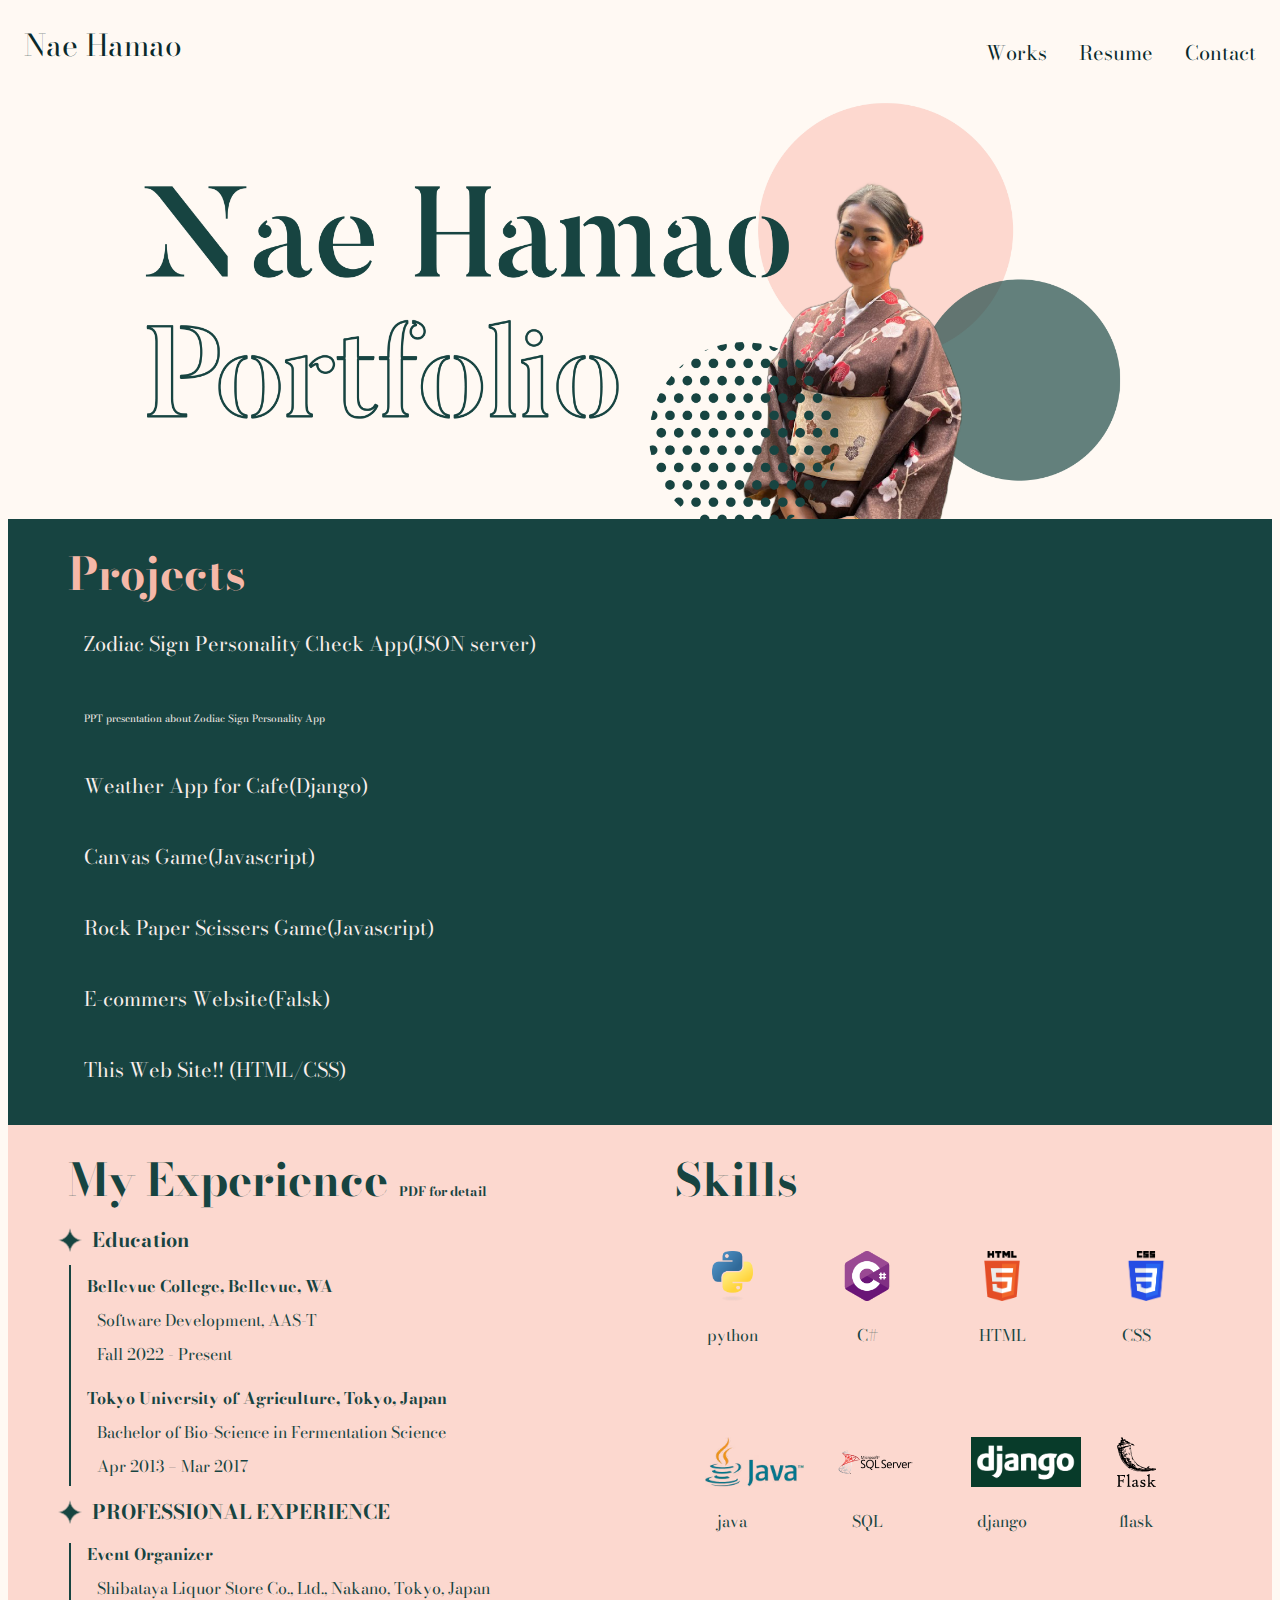
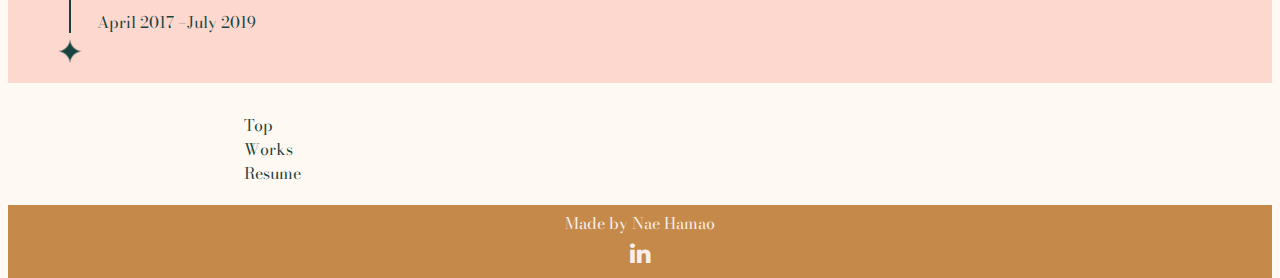
<file: index.html>
<!DOCTYPE html>
<html>
<head>
    <meta charset="UTF-8" />
    <link rel="stylesheet" type="text/css" href="style.css">

    <link rel="preconnect" href="https://fonts.googleapis.com">
    <link rel="preconnect" href="https://fonts.gstatic.com" crossorigin>
    <link href="https://fonts.googleapis.com/css2?family=Bodoni+Moda:ital,opsz,wght@0,6..96,500;0,6..96,700;0,6..96,800;0,6..96,900;1,6..96,900&display=swap" rel="stylesheet">
    <link rel="stylesheet" href="https://cdnjs.cloudflare.com/ajax/libs/font-awesome/4.7.0/css/font-awesome.min.css">
    
    <!-- <script src="main.js" type="text/javascript"></script> -->
    <title>Nae Hamao</title>
</head>
<body>
    <div class = "header">
        <div class = "navbar">
            <ul>
                <div id="name">
                    <li><a href="#">Nae Hamao</a></li>
                </div>
                <div id="items">
                    <li><a href="#work">Works</a></li>
                    <li><a href="#resume">Resume</a></li>
                    <li><a href="#footer">Contact</a></li>
                </div>
            </ul>
        </div>

        <div class = "top_picture">
            <img src= "images/main page.jpg" alt ="">
        </div>
    </div>
    
    <div id = "work">
        <h2>Projects</h2>
        <ul>
            <li><a href="https://github.com/hamawoo78/Zodiac-Sign-Personality-Checker" class = "popup">Zodiac Sign Personality Check App(JSON server)</a>
                <div class="popover-img">
                    <img src="images/Zodiac.PNG" alt="" style="width: 215px; height: auto;">
                </div>
            </li>
            <li><a href="HamaoN-Zodiac Sign Personality Check App.pptx" style="font-size: 10px;">PPT presentation about Zodiac Sign Personality App</a></li>
            <li><a href="https://www.youtube.com/watch?v=BHOTFd9d58s" class = "popup">Weather App for Cafe(Django)</a>
                <!-- <p>**Fixing</p> -->
                <div class="popover-img">
                    <!-- <img src= "images/Mario.png" alt =""> -->
                </div>
            </li>
            <li><a href="https://hamawoo78.github.io/GetTheStarwithMario_Canvas_Game/" class = "popup">Canvas Game(Javascript)</a>
                <div class="popover-img">
                    <img id = "canvas_game" src= "images/canvas_game.png" alt ="">
                </div>
            </li>
            <li><a href="https://hamawoo78.github.io/RockPaperScissorsGame/" class = "popup">Rock Paper Scissers Game(Javascript)</a>
                <div class="popover-img">
                    <a href="https://hamawoo78.github.io/RockPaperScissorsGame/"><img src= "images/RPS.png" alt =""></a>
                </div>
            </li>
            <li><a href="https://www.youtube.com/watch?v=cAsBxHKiW9k" class = "popup">E-commers Website(Falsk)</a>
                <div class="popover-img">
                    <img src= "images/EcommersWeb.PNG" alt ="">
                </div>
            </li>
            <li><a href="">This Web Site!! (HTML/CSS)</a></li>
        </ul>
    </div>

    <div id = "resume">
        <div class = "experience">
            <h2>My Experience <a id = "resume_PDF" href="Nae Hamao Software Developer Resume.pdf">PDF for detail</a></h2>
            
            <div id = "star_title">
                <img src= "images/star.png" alt ="">
                <h3>Education</h3>
            </div>

            <div id = "line_detail">
                <div id = "line"></div>
                <div id = "detail">
                    <li id = "title">Bellevue College, Bellevue, WA</li>
                    <ul>
                        <li>Software Development, AAS-T</li>
                        <li>Fall 2022 - Present</li>
                    </ul>
                    <li id = "space"></li>
                    <li id = "title">Tokyo University of Agriculture, Tokyo, Japan</li>
                    <ul>
                        <li>Bachelor of Bio-Science in Fermentation Science</li>
                        <li>Apr 2013 – Mar 2017</li>
                    </ul>
                </div>
            </div>

            <div id = "star_title">
                <img src= "images/star.png" alt ="">
                <h3>PROFESSIONAL EXPERIENCE</h3>
            </div>

            <div id = "line_detail">
                <div id = "line2"></div>
                <div id = "detail">
                    <li id = "title">Event Organizer</li>
                    <ul>
                        <li>Shibataya Liquor Store Co., Ltd., Nakano, Tokyo, Japan</li>
                        <li>April 2017 –July 2019</li>
                    </ul>
                </div>
            </div>
            <div id = "star_title">
                <img src= "images/star.png" alt ="">
            </div>
        </div>

        <div class = "skills">
            <h2>Skills</h2>
            <div id = "skill_icon">
                <div id="skill_icon_block">
                    <img src= "images/python-logo.png" alt ="python">
                    <p>python</p>
                </div>
                <div id="skill_icon_block">
                    <img src= "images/cdnlogo.com_c-sharp.png" alt ="c-sharp">
                    <p>C#</p>
                </div>
                <div id="skill_icon_block">
                    <img src= "images/HTML5_Logo_512.png" alt ="HTML">
                    <p>HTML</p>
                </div>
                <div id="skill_icon_block">
                    <img src= "images/CSS-Logo.png" alt ="CSS">
                    <p>CSS</p>
                </div>
                <div id="skill_icon_block">
                    <img src= "images/java-logo.avif" alt ="">
                    <p>java</p>
                </div>
                <div id="skill_icon_block">
                    <img src= "images/sql-server-dba-microsoft-sql-server-database.png" alt = "SQL">
                    <p>SQL</p>
                </div>
                <div id="skill_icon_block">
                    <img src= "images/django-logo-negative.png" alt="django">
                    <p>django</p>
                </div>
                <div id="skill_icon_block">
                    <img src= "images/flask-seeklogo.svg" alt="flask">
                    <p>flask</p>
                </div>
            </div>
        </div>
    </div>


    <div id = "footer">
        <div id = "logo_box">
            <!-- <img id = "logo" src = "images/Mario.png" alt="">s -->
        </div>
        <div id = "footer_menu_box">
            <ul id = "footer_menu">
                <li><a href="#">Top</a></li>
                <li><a href="#work">Works</a></li>
                <li><a href="#resume">Resume</a></li>
            </ul>
        </div>
    </div>

    <div class = "bottom">
        <p>Made by Nae Hamao</p>
        <div id = "social">
<!--             <i style="font-size:24px" class="fa"><a href="https://www.instagram.com/__i_am_nae__/">&#xf16d;</a></i> -->
            <i style="font-size:24px" class="fa"><a href="https://www.linkedin.com/in/nae-hamao/">&#xf0e1;</a></i>
        </div>
    </div>


</body>
</html>
</file>
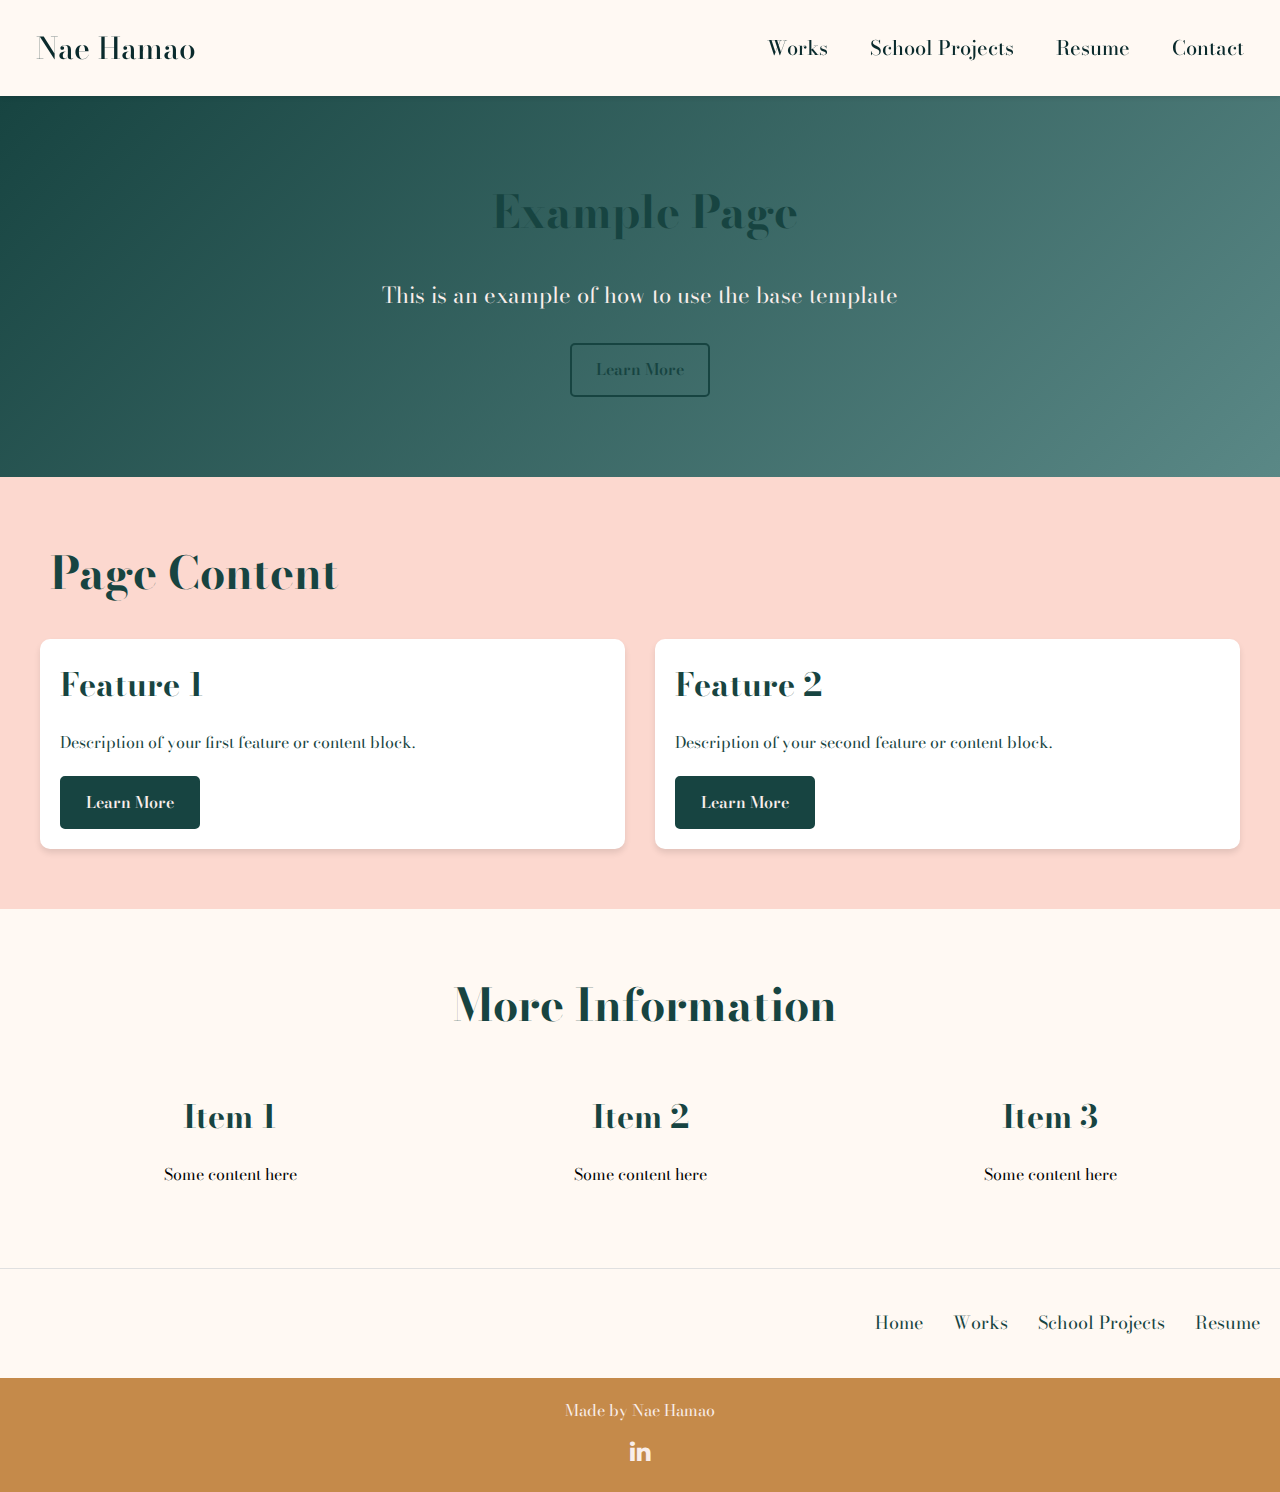
<file: example-page.html>
<!DOCTYPE html>
<html lang="en">
<head>
    <meta charset="UTF-8">
    <meta name="viewport" content="width=device-width, initial-scale=1.0">
    <title>Example Page - Nae Hamao</title>
    
    <!-- Base CSS -->
    <link rel="stylesheet" type="text/css" href="base.css">
    
    <!-- Google Fonts -->
    <link rel="preconnect" href="https://fonts.googleapis.com">
    <link rel="preconnect" href="https://fonts.gstatic.com" crossorigin>
    <link href="https://fonts.googleapis.com/css2?family=Bodoni+Moda:ital,opsz,wght@0,6..96,500;0,6..96,700;0,6..96,800;0,6..96,900;1,6..96,900&display=swap" rel="stylesheet">
    
    <!-- Font Awesome -->
    <link rel="stylesheet" href="https://cdnjs.cloudflare.com/ajax/libs/font-awesome/4.7.0/css/font-awesome.min.css">
    
    <!-- Page-specific CSS -->
    <style>
        .hero-banner {
            background: linear-gradient(135deg, #174441, #5a8886);
            color: #f9eeeb;
            text-align: center;
            padding: 80px 20px;
        }
        
        .content-section {
            max-width: 1200px;
            margin: 0 auto;
        }
    </style>
</head>
<body>
    <!-- Header -->
    <div class="header">
        <nav class="navbar">
            <ul>
                <div id="name">
                    <li><a href="index.html">Nae Hamao</a></li>
                </div>
                <div id="items">
                    <li><a href="index.html#work">Works</a></li>
                    <li><a href="school_projects.html">School Projects</a></li>
                    <li><a href="index.html#resume">Resume</a></li>
                    <li><a href="index.html#footer">Contact</a></li>
                </div>
            </ul>
        </nav>
    </div>

    <!-- Main Content -->
    <main>
        <!-- Hero Section -->
        <section class="hero-banner">
            <div class="content-section">
                <h1>Example Page</h1>
                <p class="text-large">This is an example of how to use the base template</p>
                <a href="#content" class="btn btn-secondary mt-3">Learn More</a>
            </div>
        </section>

        <!-- Content Section -->
        <section id="content" class="bg-secondary">
            <div class="content-section">
                <h2>Page Content</h2>
                <div class="grid-2">
                    <div class="card">
                        <h3>Feature 1</h3>
                        <p>Description of your first feature or content block.</p>
                        <a href="#" class="btn btn-primary mt-2">Learn More</a>
                    </div>
                    <div class="card">
                        <h3>Feature 2</h3>
                        <p>Description of your second feature or content block.</p>
                        <a href="#" class="btn btn-primary mt-2">Learn More</a>
                    </div>
                </div>
            </div>
        </section>

        <!-- Another Section -->
        <section>
            <div class="content-section">
                <h2 class="text-center">More Information</h2>
                <div class="grid-3">
                    <div class="text-center p-2">
                        <h3>Item 1</h3>
                        <p>Some content here</p>
                    </div>
                    <div class="text-center p-2">
                        <h3>Item 2</h3>
                        <p>Some content here</p>
                    </div>
                    <div class="text-center p-2">
                        <h3>Item 3</h3>
                        <p>Some content here</p>
                    </div>
                </div>
            </div>
        </section>
    </main>

    <!-- Footer -->
    <footer id="footer">
        <div id="logo_box"></div>
        <nav id="footer_menu_box">
            <ul id="footer_menu">
                <li><a href="index.html">Home</a></li>
                <li><a href="index.html#work">Works</a></li>
                <li><a href="school_projects.html">School Projects</a></li>
                <li><a href="index.html#resume">Resume</a></li>
            </ul>
        </nav>
    </footer>

    <div class="bottom">
        <p>Made by Nae Hamao</p>
        <div id="social">
            <a href="https://www.linkedin.com/in/nae-hamao/" aria-label="LinkedIn">
                <i class="fa">&#xf0e1;</i>
            </a>
        </div>
    </div>
</body>
</html>
</file>
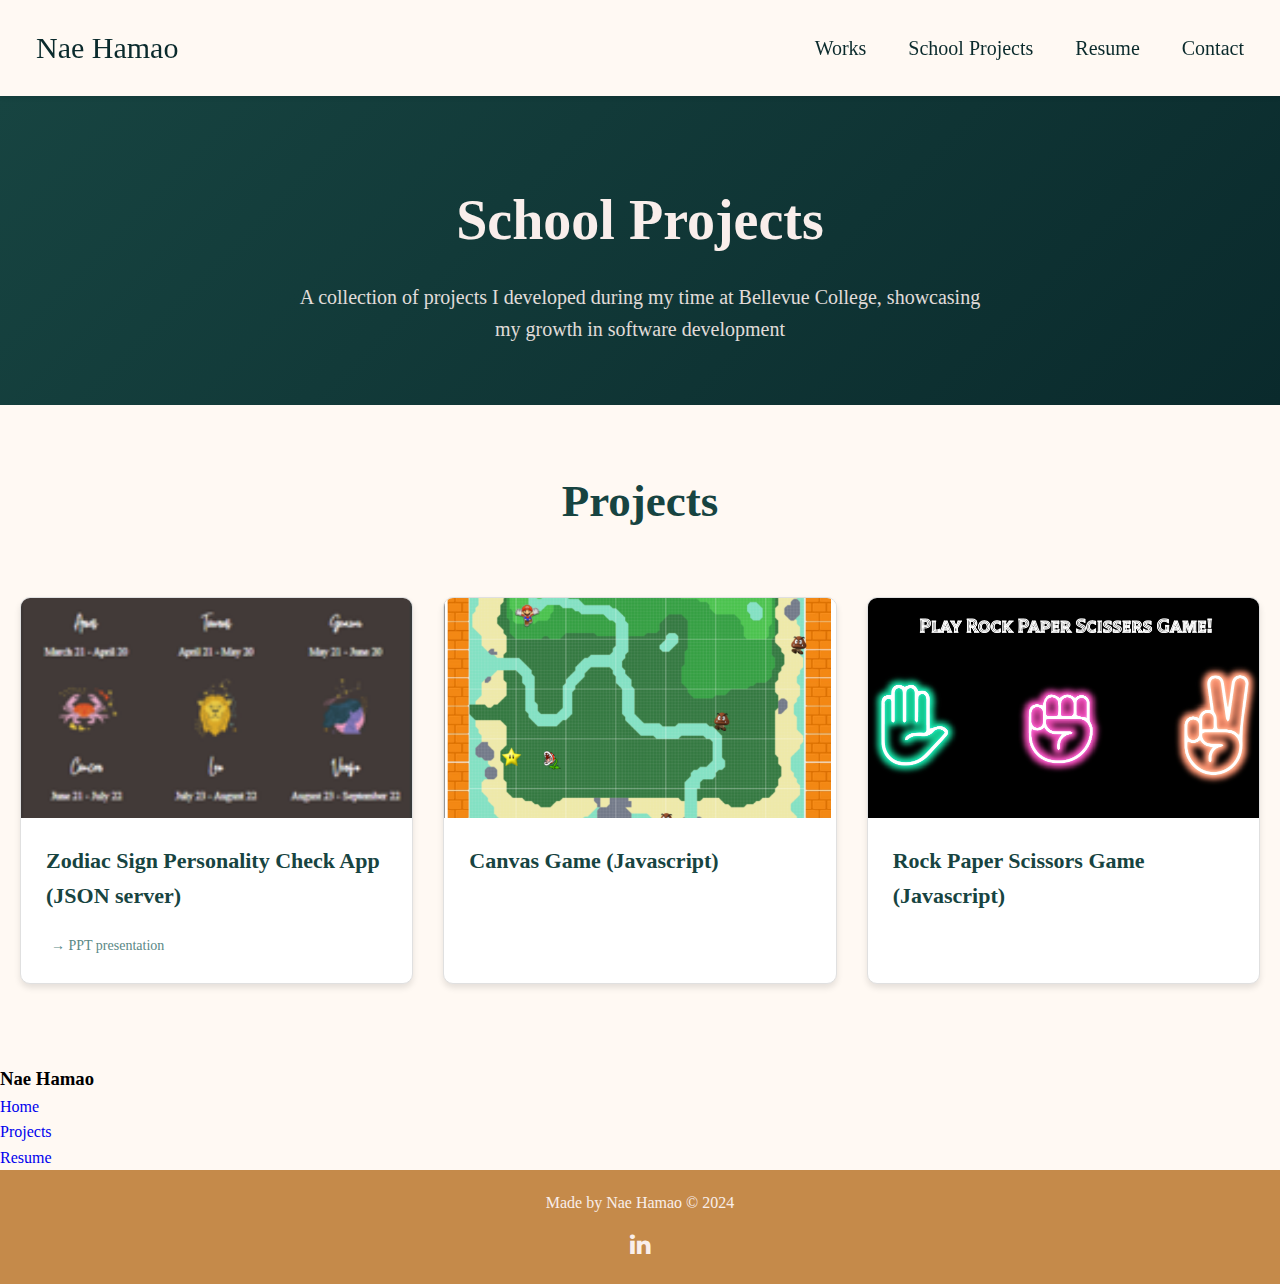
<file: school_projects.html>
<!DOCTYPE html>
<html lang="en">
<head>
    <meta charset="UTF-8">
    <meta name="viewport" content="width=device-width, initial-scale=1.0">
    <title>School Projects - Nae Hamao</title>
    
    <!-- Base CSS -->
    <link rel="stylesheet" type="text/css" href="base.css">
    <link rel="stylesheet" type="text/css" href="school_personal.css">
    
    <!-- Google Fonts -->
    <link rel="preconnect" href="https://fonts.googleapis.com">
    <link rel="preconnect" href="https://fonts.gstatic.com" crossorigin>
    <link href="https://fonts.googleapis.com/css2?family=Cormorant+Garamond:ital,wght@0,300;0,400;0,500;0,600;0,700;1,300;1,400;1,500;1,600;1,700&family=Inter:wght@100;200;300;400;500;600;700;800;900&display=swap" rel="stylesheet">
    
    <!-- Font Awesome -->
    <link rel="stylesheet" href="https://cdnjs.cloudflare.com/ajax/libs/font-awesome/4.7.0/css/font-awesome.min.css">
    
    <!-- Page-specific CSS -->
    <!-- <style>
        /* Page Header */
        .page-header {
            background: linear-gradient(135deg, #174441 0%, #0A2A2C 100%);
            color: #f9eeeb;
            padding: 80px 20px 60px;
            text-align: center;
        }

        .page-header h1 {
            font-size: clamp(36px, 6vw, 56px);
            margin-bottom: 15px;
            font-weight: 700;
        }

        .page-header p {
            font-size: clamp(16px, 3vw, 20px);
            max-width: 700px;
            margin: 0 auto;
            opacity: 0.9;
        }

        /* Projects Section */
        #work {
            padding: 60px 20px;
            max-width: 1400px;
            margin: 0 auto;
        }

        #work h2 {
            font-size: clamp(32px, 6vw, 45px);
            color: #174441;
            margin: 0 0 40px 0;
            text-align: center;
        }

        .project-grid {
            display: grid;
            grid-template-columns: repeat(auto-fit, minmax(300px, 1fr));
            gap: 30px;
            padding: 20px 0;
        }

        .project-card {
            background: #fff;
            border-radius: 10px;
            overflow: hidden;
            transition: transform 0.3s ease, box-shadow 0.3s ease;
            box-shadow: 0 4px 6px rgba(0, 0, 0, 0.1);
            border: 1px solid #e0e0e0;
        }

        .project-card:hover {
            transform: translateY(-8px);
            box-shadow: 0 12px 20px rgba(23, 68, 65, 0.15);
        }

        .project-image {
            width: 100%;
            height: 220px;
            overflow: hidden;
            background: #f5f5f5;
        }

        .project-image img {
            width: 100%;
            height: 100%;
            object-fit: cover;
            transition: transform 0.3s ease;
        }

        .project-card:hover .project-image img {
            transform: scale(1.05);
        }

        .project-content {
            padding: 25px;
        }

        .project-title {
            font-size: clamp(18px, 3vw, 22px);
            margin-bottom: 12px;
        }

        .project-title a {
            color: #174441;
            transition: all 0.3s ease;
            font-weight: 600;
        }

        .project-title a:hover {
            color: #bc664e;
        }

        .project-link {
            display: inline-block;
            margin-top: 10px;
            font-size: 14px;
            color: #5a8886;
            padding-left: 5px;
            transition: color 0.3s ease;
        }

        .project-link:hover {
            color: #bc664e;
        }

        /* Responsive Design */
        @media (max-width: 768px) {
            .page-header {
                padding: 60px 20px 40px;
            }

            .project-grid {
                grid-template-columns: 1fr;
                padding: 10px 0;
            }
        }

        @media (max-width: 480px) {
            #work {
                padding: 40px 15px;
            }
        }
    </style> -->
</head>
<body>
    <!-- Header -->
    <div class="header">
        <nav class="navbar">
            <ul>
                <div id="name">
                    <li><a href="index.html">Nae Hamao</a></li>
                </div>
                <button class="mobile-menu-toggle" onclick="toggleMobileMenu()">
                    <span></span>
                    <span></span>
                    <span></span>
                </button>
                <div id="items">
                    <li><a href="index.html#work">Works</a></li>
                    <li><a href="school_projects.html">School Projects</a></li>
                    <li><a href="index.html#resume">Resume</a></li>
                    <li><a href="index.html#footer">Contact</a></li>
                </div>
            </ul>
        </nav>

        <div class="page-header">
            <h1>School Projects</h1>
            <p>A collection of projects I developed during my time at Bellevue College, showcasing my growth in software development</p>
        </div>
    </div>

    <!-- Main Content -->
    <main>
        <section id="work">
            <h2>Projects</h2>
            <div class="project-grid">
                <div class="project-card">
                    <div class="project-image">
                        <img src="images/Zodiac.PNG" alt="Zodiac App">
                    </div>
                    <div class="project-content">
                        <div class="project-title">
                            <a href="https://github.com/hamawoo78/Zodiac-Sign-Personality-Checker">Zodiac Sign Personality Check App (JSON server)</a>
                        </div>
                        <a href="HamaoN-Zodiac Sign Personality Check App.pptx" class="project-link">→ PPT presentation</a>
                    </div>
                </div>

                <div class="project-card">
                    <div class="project-image">
                        <img src="images/canvas_game.png" alt="Canvas Game">
                    </div>
                    <div class="project-content">
                        <div class="project-title">
                            <a href="https://hamawoo78.github.io/GetTheStarwithMario_Canvas_Game/">Canvas Game (Javascript)</a>
                        </div>
                    </div>
                </div>

                <div class="project-card">
                    <div class="project-image">
                        <img src="images/RPS.png" alt="Rock Paper Scissors Game">
                    </div>
                    <div class="project-content">
                        <div class="project-title">
                            <a href="https://hamawoo78.github.io/RockPaperScissorsGame/">Rock Paper Scissors Game (Javascript)</a>
                        </div>
                    </div>
                </div>

                <!-- <div class="project-card">
                    <div class="project-image">
                        <img src="https://via.placeholder.com/400x200/174441/f9eeeb?text=Portfolio+Website" alt="Portfolio Website">
                    </div>
                    <div class="project-content">
                        <div class="project-title">
                            <a href="#">This Web Site!! (HTML/CSS)</a>
                        </div>
                    </div>
                </div> -->
            </div>
        </section>
    </main>


    <!-- Footer -->
    <footer>
        <div class="footer-content">
        <div class="footer-logo">
            <h3>Nae Hamao</h3>
        </div>
        <nav>
            <ul class="footer-nav">
            <li><a href="index.html">Home</a></li>
            <li><a href="index.html#work">Projects</a></li>
            <li><a href="index.html#resume">Resume</a></li>
            </ul>
        </nav>
        </div>
    </footer>

  <div class="bottom">
    <p>Made by Nae Hamao © 2024</p>
    <div id="social">
            <a href="https://www.linkedin.com/in/nae-hamao/" aria-label="LinkedIn">
                <i class="fa">&#xf0e1;</i>
            </a>
        </div>
  </div>
    <script>
        function toggleMobileMenu() {
            const menuToggle = document.querySelector('.mobile-menu-toggle');
            const menuItems = document.getElementById('items');
            
            menuToggle.classList.toggle('active');
            menuItems.classList.toggle('active');
        }

        // Close mobile menu when clicking on a link
        document.querySelectorAll('#items a').forEach(link => {
            link.addEventListener('click', () => {
                const menuToggle = document.querySelector('.mobile-menu-toggle');
                const menuItems = document.getElementById('items');
                
                menuToggle.classList.remove('active');
                menuItems.classList.remove('active');
            });
        });
</file>
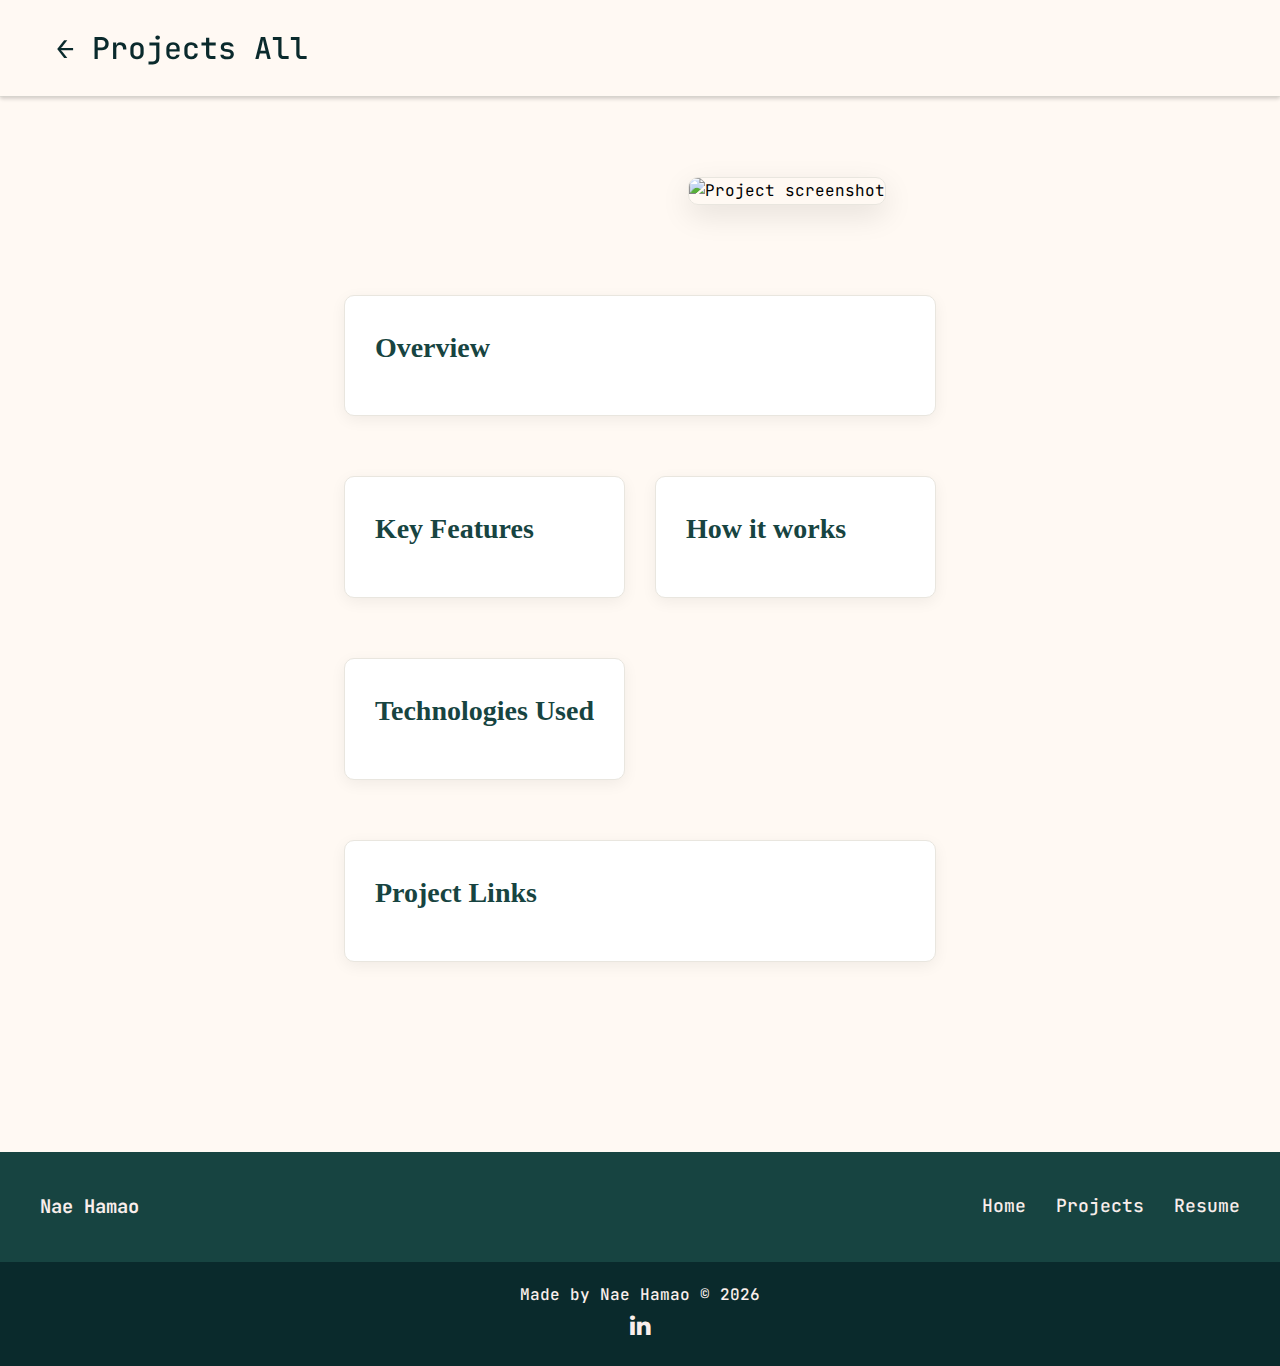
<file: template/detail.html>
<!doctype html>
<html lang="en">
<head>
  <meta charset="utf-8" />
  <meta name="viewport" content="width=device-width, initial-scale=1" />
  <title>Project Details - Nae Hamao</title>
      <!-- Base CSS -->
    <link rel="stylesheet" type="text/css" href="../static/base.css">
  <link rel="preconnect" href="https://fonts.googleapis.com">
  <link rel="preconnect" href="https://fonts.gstatic.com" crossorigin>
  <link href="https://fonts.googleapis.com/css2?family=Bodoni+Moda:ital,opsz,wght@0,6..96,500;0,6..96,700;0,6..96,800;0,6..96,900;1,6..96,900&display=swap" rel="stylesheet">
  <link href="https://fonts.googleapis.com/css2?family=JetBrains+Mono:ital,wght@0,100..800;1,100..800&display=swap" rel="stylesheet">
  <link rel="stylesheet" href="https://cdnjs.cloudflare.com/ajax/libs/font-awesome/4.7.0/css/font-awesome.min.css">
  <script src="https://code.jquery.com/jquery-3.7.1.min.js"></script>
  <style>
    * {
      margin: 0;
      padding: 0;
      box-sizing: border-box;
    }

    html {
      scroll-behavior: smooth;
    }

    /* body {
      background-color: #FFF9F3;
      font-family: 'Bodoni Moda', serif;
      line-height: 1.6;
      color: #0A2A2C;
    } */
/* 
  body {
    background-color: #FFF9F3;
    font-family: "Cormorant Upright", serif;
    font-weight: 700;
    font-style: normal;
    color: #0A2A2C;
  } */
  body{
    font-family: "JetBrains Mono", monospace;
    font-optical-sizing: auto;
    font-weight: 400;
    font-style: normal;

   }

    a {
      text-decoration: none;
    }

    /* Header & Navigation */
    .header {
      background-color: #FFF9F3;
      position: sticky;
      top: 0;
      z-index: 100;
      box-shadow: 0 2px 4px rgba(0, 0, 0, 0.1);
      border-bottom: 1px solid #e9e6df;
    }

    .navbar {
      padding: 0 20px;
    }

    .navbar ul {
      list-style-type: none;
      display: flex;
      justify-content: space-between;
      align-items: center;
      flex-wrap: wrap;
      padding: 10px 0;
      max-width: 1200px;
      margin: 0 auto;
    }

    .navbar a {
      display: block;
      color: #0A2A2C;
      padding: 14px 16px;
      transition: color 0.3s ease;
    }

    .navbar a:hover {
      color: #bc664e;
    }

    #name {
      font-size: clamp(24px, 5vw, 30px);
      font-weight: 700;
    }

    #items {
      display: flex;
      gap: 10px;
      font-size: clamp(16px, 3vw, 20px);
    }

    .back-link {
      color: #174441;
      font-weight: 600;
      transition: color 0.3s ease;
    }

    .back-link:hover {
      color: #bc664e;
    }

    .right-links {
      display: flex;
      gap: 12px;
      align-items: center;
    }

    .btn {
      display: inline-block;
      padding: 10px 20px;
      border-radius: 5px;
      background: #174441;
      color: #f9eeeb;
      font-weight: 600;
      font-size: 14px;
      transition: all 0.3s ease;
      border: 2px solid #174441;
    }

    .btn:hover {
      background: #0A2A2C;
      border-color: #0A2A2C;
      transform: translateY(-2px);
      box-shadow: 0 4px 8px rgba(23, 68, 65, 0.3);
    }

    .btn.outline {
      background: transparent;
      color: #174441;
      border: 2px solid #174441;
    }

    .btn.outline:hover {
      background: #174441;
      color: #f9eeeb;
    }

    /* Container */
    .container {
      max-width: 1200px;
      margin: 40px auto 80px;
      padding: 0 20px;
    }

    /* Hero Section */
    .hero {
      display: grid;
      grid-template-columns: 1.1fr 0.9fr;
      gap: 40px;
      align-items: center;
      margin-bottom: 50px;
      padding: 40px 0;
    }

    .hero-text h1 {
      font-size: clamp(36px, 6vw, 52px);
      line-height: 1.1;
      margin: 0 0 15px;
      color: #174441;
      font-weight: 700;
    }

    .tagline {
      color: #5f6f6c;
      margin: 0;
      font-size: clamp(16px, 3vw, 20px);
      line-height: 1.6;
    }

    .hero-media img {
      width: 100%;
      height: 300px;
      border-radius: 10px;
      border: 1px solid #e9e6df;
      box-shadow: 0 10px 30px rgba(0, 0, 0, 0.1);
      object-fit: cover;
    }

    /* Card Sections */
    .card {
      background: #ffffff;
      border: 1px solid #e9e6df;
      border-radius: 10px;
      padding: 30px;
      box-shadow: 0 4px 15px rgba(0, 0, 0, 0.06);
      margin-bottom: 30px;
    }

    .card h2 {
      margin: 0 0 15px;
      font-size: clamp(22px, 4vw, 28px);
      color: #174441;
      font-weight: 700;
    }

    .card p {
      margin: 0;
      color: #5f6f6c;
      line-height: 1.7;
      font-size: 16px;
    }

    .card ul,
    .card ol {
      margin: 0;
      padding-left: 25px;
      color: #5f6f6c;
      line-height: 1.8;
    }

    .card li {
      margin-bottom: 8px;
    }

    /* Grid Layout */
    .grid {
      display: grid;
      grid-template-columns: 1fr 1fr;
      gap: 30px;
      margin-bottom: 30px;
    }

    .grid .full-width {
      grid-column: 1 / -1;
    }

    /* Project Links Card */
    .project-links {
      display: flex;
      gap: 15px;
      flex-wrap: wrap;
      margin-top: 10px;
    }

    .project-link-btn {
      display: inline-flex;
      align-items: center;
      gap: 8px;
      padding: 12px 24px;
      border-radius: 5px;
      background: #174441;
      color: #f9eeeb;
      font-weight: 600;
      font-size: 15px;
      transition: all 0.3s ease;
      border: 2px solid #174441;
    }

    .project-link-btn:hover {
      background: #0A2A2C;
      border-color: #0A2A2C;
      transform: translateY(-2px);
      box-shadow: 0 4px 8px rgba(23, 68, 65, 0.3);
    }

    .project-link-btn.outline {
      background: transparent;
      color: #174441;
      border: 2px solid #174441;
    }

    .project-link-btn.outline:hover {
      background: #174441;
      color: #f9eeeb;
    }

    .project-link-btn i {
      font-size: 16px;
    }

    /* Tech Stack Chips */
    .chips {
      display: flex;
      gap: 10px;
      flex-wrap: wrap;
      margin-top: 10px;
    }

    .chip {
      padding: 10px 16px;
      border-radius: 5px;
      border: 1px solid #e9e6df;
      background: #FFF9F3;
      font-size: 14px;
      color: #174441;
      font-weight: 600;
    }

    .chip.muted {
      color: #5f6f6c;
      font-weight: 500;
    }


    /* Responsive Design */
    @media (max-width: 860px) {
      .hero {
        grid-template-columns: 1fr;
      }

      .grid {
        grid-template-columns: 1fr;
      }

      .grid .full-width {
        grid-column: 1;
      }

      .navbar ul {
        flex-direction: column;
        align-items: flex-start;
      }

      #items {
        flex-direction: column;
        gap: 5px;
      }

      .footer-content {
        flex-direction: column;
        align-items: flex-start;
      }

      .footer-nav {
        flex-direction: column;
        gap: 10px;
      }
    }

    @media (max-width: 480px) {
      .container {
        padding: 0 15px;
      }

      .card {
        padding: 20px;
      }

      .right-links {
        flex-direction: column;
        width: 100%;
      }

      .btn {
        width: 100%;
        text-align: center;
      }

      .project-links {
        flex-direction: column;
      }

      .project-link-btn {
        width: 100%;
        justify-content: center;
      }
    }
  </style>
</head>
<body>
  <header class="header">
    <nav class="navbar">
      <ul>
        <div id="name">
          <li><a href="./template/projects.html" class="back-link">← Projects All</a></li>
        </div>
        <div id="items" class="right-links">
          <a id="demoLink" class="btn" href="#" target="_blank" rel="noopener" style="display:none;">Live Demo</a>
          <a id="sourceLink" class="btn outline" href="#" target="_blank" rel="noopener" style="display:none;">View Source</a>
        </div>
      </ul>
    </nav>
  </header>

  <main class="container">
    <section class="hero">
      <div class="hero-text">
        <h1 id="title"></h1>
        <p id="tagline" class="tagline"></p>
      </div>
      <div class="hero-media">
        <img id="screenshot" alt="Project screenshot" />
      </div>
    </section>

    <div class="grid">
      <section class="card full-width">
        <h2>Overview</h2>
        <p id="overview"></p>
      </section>

      <section class="card">
        <h2>Key Features</h2>
        <ul id="keyFeatures"></ul>
      </section>

      <section class="card">
        <h2>How it works</h2>
        <ol id="howItWorks"></ol>
      </section>

      <section class="card">
        <h2>Technologies Used</h2>
        <div id="techStack" class="chips"></div>
      </section>
    </div>

    <section class="card project-links-card full-width">
      <h2>Project Links</h2>
      <div class="project-links">
        <a id="sourceLinkBottom" class="project-link-btn outline" href="#" target="_blank" rel="noopener" style="display:none;">
          <i class="fa">&#xf121;</i>
          <span>View Source Code</span>
        </a>
        <a id="additionalLinkBottom" class="project-link-btn" href="#" target="_blank" rel="noopener" style="display:none;">
          <i class="fa">&#xf08e;</i>
          <span>Additional Link</span>
        </a>
      </div>
    </section>
  </main>

  <!-- Footer -->
  <footer>
      <div class="footer-content">
      <div class="footer-logo">
          <h3>Nae Hamao</h3>
      </div>
      <nav>
          <ul class="footer-nav">
          <li><a href="index.html">Home</a></li>
          <li><a href="index.html#work">Projects</a></li>
          <li><a href="index.html#resume">Resume</a></li>
          </ul>
      </nav>
      </div>
  </footer>

  <div class="bottom">
    <p>Made by Nae Hamao © 2026</p>
    <div id="social">
            <a href="https://www.linkedin.com/in/nae-hamao/" aria-label="LinkedIn">
                <i class="fa">&#xf0e1;</i>
            </a>
        </div>
  </div>

  <script src="../static/detail.js"></script>
</body>
</html>
</file>
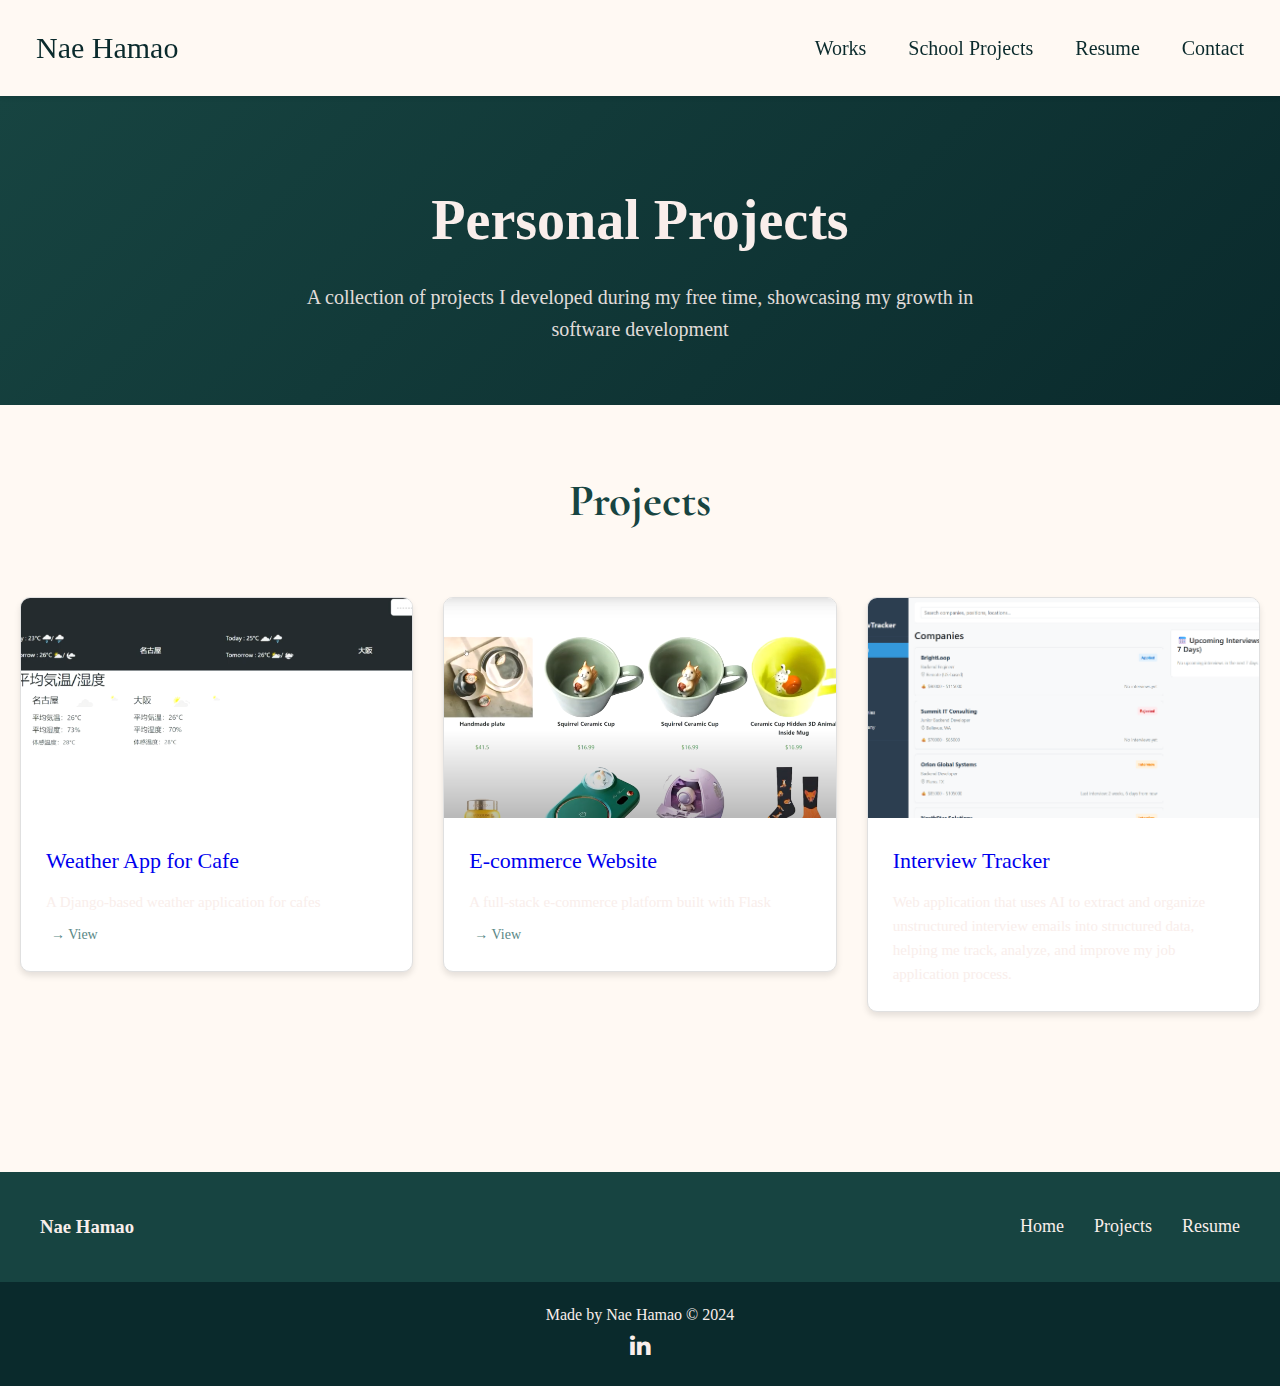
<file: template/personal_projects.html>
<!DOCTYPE html>
<html lang="en">
<head>
    <meta charset="UTF-8">
    <meta name="viewport" content="width=device-width, initial-scale=1.0">
    <title>School Projects - Nae Hamao</title>
    
    <!-- Base CSS -->
    <link rel="stylesheet" type="text/css" href="../static/base.css">
    <link rel="stylesheet" type="text/css" href="../static/school_personal.css">
    
    <!-- Google Fonts -->
    <link rel="preconnect" href="https://fonts.googleapis.com">
    <link rel="preconnect" href="https://fonts.gstatic.com" crossorigin>
    <link href="https://fonts.googleapis.com/css2?family=Cormorant+Garamond:ital,wght@0,300;0,400;0,500;0,600;0,700;1,300;1,400;1,500;1,600;1,700&family=Inter:wght@100;200;300;400;500;600;700;800;900&display=swap" rel="stylesheet">
    
    <!-- Font Awesome -->
    <link rel="stylesheet" href="https://cdnjs.cloudflare.com/ajax/libs/font-awesome/4.7.0/css/font-awesome.min.css">


</head>
<body>
    <!-- Header -->
    <div class="header">
        <nav class="navbar">
            <ul>
                <div id="name">
                    <li><a href="../index.html">Nae Hamao</a></li>
                </div>
                <button class="mobile-menu-toggle" onclick="toggleMobileMenu()">
                    <span></span>
                    <span></span>
                    <span></span>
                </button>
                <div id="items">
                    <li><a href="../index.html#work">Works</a></li>
                    <li><a href="school_projects.html">School Projects</a></li>
                    <li><a href="../index.html#resume">Resume</a></li>
                    <li><a href="../index.html#footer">Contact</a></li>
                </div>
            </ul>
        </nav>

        <div class="page-header">
            <h1>Personal Projects</h1>
            <p>A collection of projects I developed during my free time, showcasing my growth in software development</p>
        </div>
    </div>

    <!-- Main Content -->
    <main>
        <section id="work">
            <h2>Projects</h2>
            <div class="project-grid">
                <!-- Projects will be loaded dynamically from projects.json -->
            </div>
        </section>
    </main>


    <!-- Footer -->
    <footer>
        <div class="footer-content">
        <div class="footer-logo">
            <h3>Nae Hamao</h3>
        </div>
        <nav>
            <ul class="footer-nav">
            <li><a href="../index.html">Home</a></li>
            <li><a href="../index.html#work">Projects</a></li>
            <li><a href="../index.html#resume">Resume</a></li>
            </ul>
        </nav>
        </div>
    </footer>

  <div class="bottom">
    <p>Made by Nae Hamao © 2024</p>
    <div id="social">
            <a href="https://www.linkedin.com/in/nae-hamao/" aria-label="LinkedIn">
                <i class="fa">&#xf0e1;</i>
            </a>
        </div>
  </div>
    <script>
        function toggleMobileMenu() {
            const menuToggle = document.querySelector('.mobile-menu-toggle');
            const menuItems = document.getElementById('items');
            
            menuToggle.classList.toggle('active');
            menuItems.classList.toggle('active');
        }

        // Close mobile menu when clicking on a link
        document.querySelectorAll('#items a').forEach(link => {
            link.addEventListener('click', () => {
                const menuToggle = document.querySelector('.mobile-menu-toggle');
                const menuItems = document.getElementById('items');
                
                menuToggle.classList.remove('active');
                menuItems.classList.remove('active');
            });
        });
    </script>
    <script src="../static/projects.js"></script>
    <script>
        // Load personal projects on page load
        document.addEventListener('DOMContentLoaded', () => {
            loadProjects('personal');
        });
    </script>
</body>
</html>
</file>
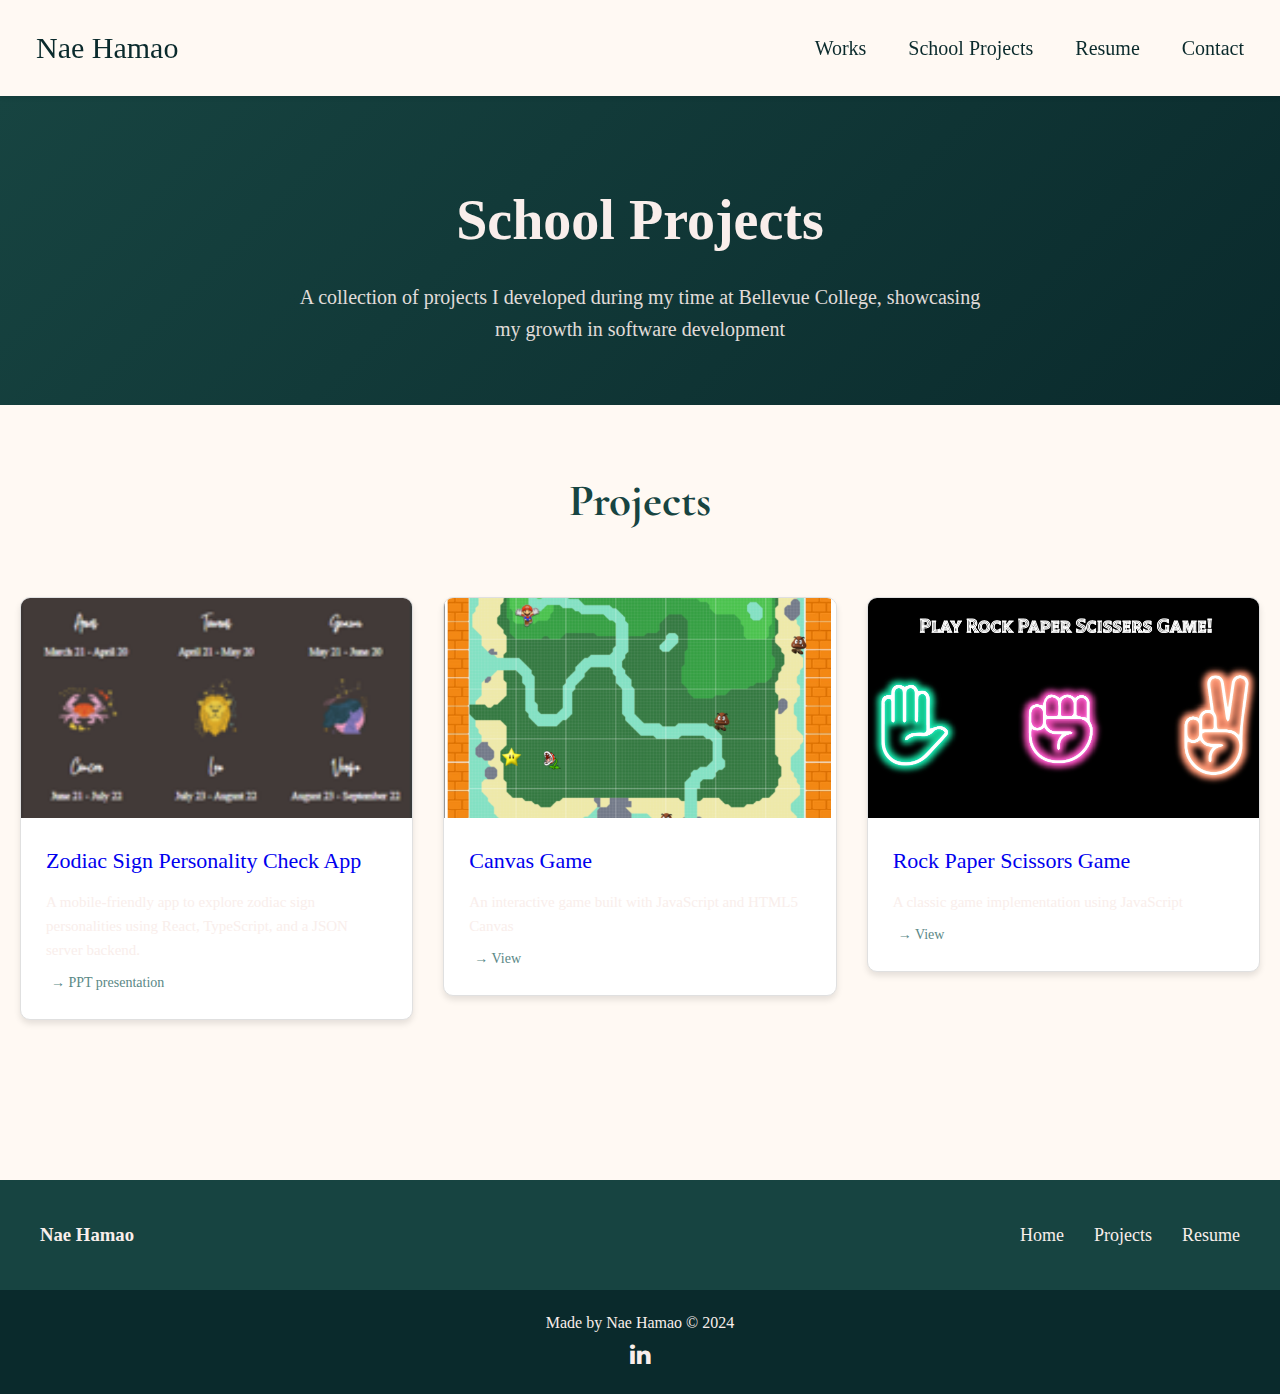
<file: template/school_projects.html>
<!DOCTYPE html>
<html lang="en">
<head>
    <meta charset="UTF-8">
    <meta name="viewport" content="width=device-width, initial-scale=1.0">
    <title>School Projects - Nae Hamao</title>
    
    <!-- Base CSS -->
    <link rel="stylesheet" type="text/css" href="../static/base.css">
    <link rel="stylesheet" type="text/css" href="../static/school_personal.css">
    
    <!-- Google Fonts -->
    <link rel="preconnect" href="https://fonts.googleapis.com">
    <link rel="preconnect" href="https://fonts.gstatic.com" crossorigin>
    <link href="https://fonts.googleapis.com/css2?family=Cormorant+Garamond:ital,wght@0,300;0,400;0,500;0,600;0,700;1,300;1,400;1,500;1,600;1,700&family=Inter:wght@100;200;300;400;500;600;700;800;900&display=swap" rel="stylesheet">
    
    <!-- Font Awesome -->
    <link rel="stylesheet" href="https://cdnjs.cloudflare.com/ajax/libs/font-awesome/4.7.0/css/font-awesome.min.css">

</head>
<body>
    <!-- Header -->
    <div class="header">
        <nav class="navbar">
            <ul>
                <div id="name">
                    <li><a href="../index.html">Nae Hamao</a></li>
                </div>
                <button class="mobile-menu-toggle" onclick="toggleMobileMenu()">
                    <span></span>
                    <span></span>
                    <span></span>
                </button>
                <div id="items">
                    <li><a href="../index.html#work">Works</a></li>
                    <li><a href="school_projects.html">School Projects</a></li>
                    <li><a href="../index.html#resume">Resume</a></li>
                    <li><a href="../index.html#footer">Contact</a></li>
                </div>
            </ul>
        </nav>

        <div class="page-header">
            <h1>School Projects</h1>
            <p>A collection of projects I developed during my time at Bellevue College, showcasing my growth in software development</p>
        </div>
    </div>

    <!-- Main Content -->
    <main>
        <section id="work">
            <h2>Projects</h2>
            <div class="project-grid">
                <!-- Projects will be loaded dynamically from projects.json -->
            </div>
        </section>
    </main>


    <!-- Footer -->
    <footer>
        <div class="footer-content">
        <div class="footer-logo">
            <h3>Nae Hamao</h3>
        </div>
        <nav>
            <ul class="footer-nav">
            <li><a href="../index.html">Home</a></li>
            <li><a href="../index.html#work">Projects</a></li>
            <li><a href="../index.html#resume">Resume</a></li>
            </ul>
        </nav>
        </div>
    </footer>

  <div class="bottom">
    <p>Made by Nae Hamao © 2024</p>
    <div id="social">
            <a href="https://www.linkedin.com/in/nae-hamao/" aria-label="LinkedIn">
                <i class="fa">&#xf0e1;</i>
            </a>
        </div>
  </div>
    <script>
        function toggleMobileMenu() {
            const menuToggle = document.querySelector('.mobile-menu-toggle');
            const menuItems = document.getElementById('items');
            
            menuToggle.classList.toggle('active');
            menuItems.classList.toggle('active');
        }

        // Close mobile menu when clicking on a link
        document.querySelectorAll('#items a').forEach(link => {
            link.addEventListener('click', () => {
                const menuToggle = document.querySelector('.mobile-menu-toggle');
                const menuItems = document.getElementById('items');
                
                menuToggle.classList.remove('active');
                menuItems.classList.remove('active');
            });
        });
    </script>
    <script src="../static/projects.js"></script>
    <script>
        // Load school projects on page load
        document.addEventListener('DOMContentLoaded', () => {
            loadProjects('school');
        });
    </script>
</body>
</html>
</file>
<file: style.css>
html {
    height: 100%;
    width: 100%;
    background-color:#FFF9F3;
    font-family: 'Bodoni Moda', serif;
    scroll-behavior: smooth;
}


a{
  text-decoration: none;
}

  /* header */
  
.navbar ul {
  list-style-type: none;
  margin: 0;
  padding: 0;
  overflow: hidden;
  display: flex;
  justify-content: space-between;
  align-items: flex-end;
}


.navbar a {
  display: block;
  color: #0A2A2C;
  text-align: center;
  padding: 14px 16px;
  text-decoration: none;
  float: left;
}




#name{
  font-size: 30px;
}

#items{
  display: flex;
  justify-content: flex-end;
  font-size:20px;
}

.top_picture{
  display:flex;
  justify-content:center;
}

@media (min-width: 961px){
  .top_picture img{
    max-width: 1130px;
    height:auto;
  }
}

@media (max-width: 960px){
  .top_picture img {
      max-width: 100%;
      height: auto;
  }
}


/* position */
#work, #resume, #footer{
  padding: 20px 0 20px 50px;
}

#work h2, #resume h2{
  font-size: 45px;
  margin:0 0 0 10px;
}


#work ul, #resume ul{
  list-style-type: none;
  margin: 0;
  padding: 0 0 0 10px;
  overflow: hidden;
}

/* work */
#work{
  background:#174441;
  color:#f5b8a8;
  /* padding: 0 0 0 5px; */
}

#work li{
  padding: 20px 0 20px 16px;
}

#work ul{
  font-size: 20px;
}

#work a{
  color:#f9eeeb;
  transition: text-shadow .3s;
}

#work a:hover{
  color:#bc664e;
  text-shadow: 0 0 11px rgba(57, 50, 50, 0.5); 
}

#work p{
  font-size: 20px;
}

/* popup */
.popup {
  display:block;
  text-decoration:none;
}

.popup + .popover-img img {
  display:none;
}

.popup:hover + .popover-img img {
  display:block;
  position:absolute;
  top:600px;
  right: 5%;
   /* Adjust this value based on your layout */
  /* Additional styling for the image container */
  border: 0.2px solid #ccc;
  background-color: #fff;
  padding: 10px;
  z-index: 1;
}

.popover-img img{
  width:550px;
}


#canvas_game{
  width: 40%;
}



/* Resume */
#resume{
  background:#FCD8CF;
  color:#174441;
  display: flex;
  justify-content:space-between;

}

#star_title, #line_detail{
  display:flex;
  justify-content: flex-start;
  align-items: center;
}

#star_title img{
  width: 1.5rem;
  height: 1.5rem;
}

#line{
  border-left: 2px solid #174441;
  height: 221px;
  margin: 0 0 0 11px
}

#line2{
  border-left: 2px solid #174441;
  height: 90px;
  margin: 0 0 0 11px
}


#title{
  list-style-type: none;
  font-weight: bold;
  padding: 5px 25px;
}

#resume_PDF{
  font-size:13px;
  color:#174441;
}

#resume h3{
  margin:10px 0 10px 10px;
  font-size: 20px;
}

#resume li{
  padding: 5px 16px;
}

#space{
  list-style-type: none;
}

.skills{
  width: 50%;
  display: flex;
  flex-direction: column;
}

#skill_icon{
  display:flex;
  justify-content: flex-start;
  flex-wrap: wrap;
}

#skill_icon_block{
  width:10%;
  padding:37px;
  text-align: center;
}

#skill_icon_block img{
  height: 50px;
}


/* footer */
#logo{
  width:150px;
  padding:10px 0 10px 30px;
}

#footer{
  display: flex;
  justify-content:space-start ;
}

#logo_box{
  display: flex;
  justify-content: flex-start;
}

#footer_menu_box{
  display:flex;
  justify-content:flex-start;
}

#footer_menu{
  margin: 10px 0 0 150%;
  list-style-type: none;
} 

#footer_menu a{
  padding: 0 0 5px 0;
  color:#174441;
}

.bottom{
  background-color:#C58A4A;
  color:#f9eeeb;
  text-align: center;
  padding:0.1px 0 10px 0;
}

.bottom p{
  margin:6px 0;
}

#social a{
  color:#f9eeeb;
}


@media (max-width: 526px){
  .navbar ul {
    display: flex;
    justify-content: flex-start;
    align-items: center;
    flex-direction: column;
  }
  
}

@media (min-width: 305px) and (max-width: 1070px) {

  #resume{
    display: flex;
    justify-content:space-between;
    flex-direction: column;
  }

  #skill_icon_block{
    width: 11%;
    padding: 39px 55px 0 39px;
  }
}
</file>
<file: base.css>
/* Base CSS - Common styles for all pages */

* {
    margin: 0;
    padding: 0;
    box-sizing: border-box;
}

html {
    scroll-behavior: smooth;
}

body {
    background-color: #FFF9F3;
    font-family: 'Bodoni Moda', serif;
    line-height: 1.6;
    min-height: 100vh;
    display: flex;
    flex-direction: column;
}

main {
    flex: 1;
}

a {
    text-decoration: none;
}

/* Header & Navigation */
.header {
    background-color: #FFF9F3;
}

.navbar {
    padding: 0 20px;
    position: sticky;
    top: 0;
    z-index: 100;
    background-color: #FFF9F3;
    box-shadow: 0 2px 4px rgba(0, 0, 0, 0.1);
}

.navbar ul {
    list-style-type: none;
    display: flex;
    justify-content: space-between;
    align-items: center;
    flex-wrap: wrap;
    padding: 10px 0;
}

.navbar a {
    display: block;
    color: #0A2A2C;
    padding: 14px 16px;
    transition: color 0.3s ease;
    font-weight: 500;
}

.navbar a:hover {
    color: #bc664e;
}

#name {
    font-size: clamp(24px, 5vw, 30px);
    font-weight: 700;
}

#items {
    display: flex;
    gap: 10px;
    font-size: clamp(16px, 3vw, 20px);
}

/* Mobile Menu Toggle */
.mobile-menu-toggle {
    display: none;
    flex-direction: column;
    cursor: pointer;
    padding: 10px;
    background: none;
    border: none;
}

.mobile-menu-toggle span {
    width: 25px;
    height: 3px;
    background-color: #0A2A2C;
    margin: 3px 0;
    transition: 0.3s;
    border-radius: 2px;
}

.mobile-menu-toggle.active span:nth-child(1) {
    transform: rotate(-45deg) translate(-5px, 6px);
}

.mobile-menu-toggle.active span:nth-child(2) {
    opacity: 0;
}

.mobile-menu-toggle.active span:nth-child(3) {
    transform: rotate(45deg) translate(-5px, -6px);
}

/* Common Section Styling */
section {
    padding: 60px 20px;
}

section h1, section h2 {
    font-size: clamp(32px, 6vw, 45px);
    margin: 0 0 30px 10px;
    color: #174441;
}

section h3 {
    font-size: clamp(24px, 4vw, 32px);
    margin: 0 0 20px 0;
    color: #174441;
}

/* Common Button Styles */
.btn {
    padding: 12px 24px;
    font-size: clamp(14px, 2.5vw, 16px);
    border-radius: 5px;
    transition: all 0.3s ease;
    text-align: center;
    font-weight: 600;
    cursor: pointer;
    display: inline-block;
    border: 2px solid transparent;
}

.btn-primary {
    background-color: #174441;
    color: #f9eeeb;
    border-color: #174441;
}

.btn-primary:hover {
    background-color: #0A2A2C;
    border-color: #0A2A2C;
    transform: translateY(-2px);
    box-shadow: 0 4px 8px rgba(23, 68, 65, 0.3);
}

.btn-secondary {
    background-color: transparent;
    color: #174441;
    border-color: #174441;
}

.btn-secondary:hover {
    background-color: #174441;
    color: #f9eeeb;
    transform: translateY(-2px);
    box-shadow: 0 4px 8px rgba(23, 68, 65, 0.3);
}

/* Common Card Styles */
.card {
    background: #ffffff;
    border-radius: 10px;
    padding: 20px;
    box-shadow: 0 4px 6px rgba(0, 0, 0, 0.1);
    transition: transform 0.3s ease, box-shadow 0.3s ease;
}

.card:hover {
    transform: translateY(-5px);
    box-shadow: 0 8px 12px rgba(0, 0, 0, 0.15);
}

/* Common Grid Layouts */
.grid-2 {
    display: grid;
    grid-template-columns: repeat(auto-fit, minmax(300px, 1fr));
    gap: 30px;
}

.grid-3 {
    display: grid;
    grid-template-columns: repeat(auto-fit, minmax(250px, 1fr));
    gap: 30px;
}

.grid-4 {
    display: grid;
    grid-template-columns: repeat(auto-fit, minmax(200px, 1fr));
    gap: 20px;
}

/* Common Text Styles */
.text-center {
    text-align: center;
}

.text-large {
    font-size: clamp(18px, 3vw, 22px);
}

.text-medium {
    font-size: clamp(16px, 2.5vw, 18px);
}

.text-small {
    font-size: clamp(14px, 2vw, 16px);
}

/* Common Color Classes */
.bg-primary {
    background-color: #174441;
    color: #f9eeeb;
}

.bg-secondary {
    background-color: #FCD8CF;
    color: #174441;
}

.bg-accent {
    background-color: #C58A4A;
    color: #f9eeeb;
}

.text-primary {
    color: #174441;
}

.text-secondary {
    color: #0A2A2C;
}

.text-accent {
    color: #bc664e;
}

/* Footer */
#footer {
    background: #FFF9F3;
    padding: 40px 20px;
    display: flex;
    justify-content: space-between;
    align-items: center;
    flex-wrap: wrap;
    gap: 20px;
    border-top: 1px solid #e0e0e0;
    margin-top: auto;
}

#footer_menu {
    display: flex;
    gap: 30px;
    list-style-type: none;
}

#footer_menu a {
    color: #174441;
    font-size: 18px;
    transition: color 0.3s ease;
}

#footer_menu a:hover {
    color: #bc664e;
}

.bottom {
    background-color: #C58A4A;
    color: #f9eeeb;
    text-align: center;
    padding: 20px;
}

.bottom p {
    margin-bottom: 10px;
}

#social a {
    color: #f9eeeb;
    font-size: 24px;
    transition: opacity 0.3s ease;
}

#social a:hover {
    opacity: 0.7;
}

/* Common Spacing Classes */
.mt-1 { margin-top: 10px; }
.mt-2 { margin-top: 20px; }
.mt-3 { margin-top: 30px; }
.mt-4 { margin-top: 40px; }

.mb-1 { margin-bottom: 10px; }
.mb-2 { margin-bottom: 20px; }
.mb-3 { margin-bottom: 30px; }
.mb-4 { margin-bottom: 40px; }

.p-1 { padding: 10px; }
.p-2 { padding: 20px; }
.p-3 { padding: 30px; }
.p-4 { padding: 40px; }

/* Responsive Design */
@media (max-width: 768px) {
    .navbar ul {
        position: relative;
    }

    .mobile-menu-toggle {
        display: flex;
    }

    #items {
        display: none;
        position: absolute;
        top: 100%;
        left: 0;
        right: 0;
        background-color: #FFF9F3;
        flex-direction: column;
        gap: 0;
        box-shadow: 0 2px 4px rgba(0, 0, 0, 0.1);
        border-top: 1px solid #e0e0e0;
    }

    #items.active {
        display: flex;
    }

    #items li {
        width: 100%;
    }

    #items a {
        padding: 15px 20px;
        border-bottom: 1px solid #f0f0f0;
    }

    #items a:hover {
        background-color: #f5f5f5;
    }

    section {
        padding: 40px 15px;
    }

    .grid-2, .grid-3, .grid-4 {
        grid-template-columns: 1fr;
        gap: 20px;
    }

    #footer {
        flex-direction: column;
        align-items: flex-start;
    }

    #footer_menu {
        flex-direction: column;
        gap: 10px;
    }
}

@media (max-width: 480px) {
    .navbar {
        padding: 0 10px;
    }
    
    section {
        padding: 30px 10px;
    }
}
</file>
<file: school_personal.css>
/* Page Header */
        .page-header {
            background: linear-gradient(135deg, #174441 0%, #0A2A2C 100%);
            color: #f9eeeb;
            padding: 80px 20px 60px;
            text-align: center;
        }

        .page-header h1 {
            font-size: clamp(36px, 6vw, 56px);
            margin-bottom: 15px;
            font-weight: 700;
        }

        .page-header p {
            font-size: clamp(16px, 3vw, 20px);
            max-width: 700px;
            margin: 0 auto;
            opacity: 0.9;
        }

        /* Projects Section */
        #work {
            padding: 60px 20px;
            max-width: 1400px;
            margin: 0 auto;
        }

        #work h2 {
            font-size: clamp(32px, 6vw, 45px);
            color: #174441;
            margin: 0 0 40px 0;
            text-align: center;
        }

        .project-grid {
            display: grid;
            grid-template-columns: repeat(auto-fit, minmax(300px, 1fr));
            gap: 30px;
            padding: 20px 0;
        }

        .project-card {
            background: #fff;
            border-radius: 10px;
            overflow: hidden;
            transition: transform 0.3s ease, box-shadow 0.3s ease;
            box-shadow: 0 4px 6px rgba(0, 0, 0, 0.1);
            border: 1px solid #e0e0e0;
        }

        .project-card:hover {
            transform: translateY(-8px);
            box-shadow: 0 12px 20px rgba(23, 68, 65, 0.15);
        }

        .project-image {
            width: 100%;
            height: 220px;
            overflow: hidden;
            background: #f5f5f5;
        }

        .project-image img {
            width: 100%;
            height: 100%;
            object-fit: cover;
            transition: transform 0.3s ease;
        }

        .project-card:hover .project-image img {
            transform: scale(1.05);
        }

        .project-content {
            padding: 25px;
        }

        .project-title {
            font-size: clamp(18px, 3vw, 22px);
            margin-bottom: 12px;
        }

        .project-title a {
            color: #174441;
            transition: all 0.3s ease;
            font-weight: 600;
        }

        .project-title a:hover {
            color: #bc664e;
        }

        .project-link {
            display: inline-block;
            margin-top: 10px;
            font-size: 14px;
            color: #5a8886;
            padding-left: 5px;
            transition: color 0.3s ease;
        }

        .project-link:hover {
            color: #bc664e;
        }

        /* Responsive Design */
        @media (max-width: 768px) {
            .page-header {
                padding: 60px 20px 40px;
            }

            .project-grid {
                grid-template-columns: 1fr;
                padding: 10px 0;
            }
        }

        @media (max-width: 480px) {
            #work {
                padding: 40px 15px;
            }
        }
</file>
<file: static/base.css>
/* Base CSS - Common styles for all pages */

* {
    margin: 0;
    padding: 0;
    box-sizing: border-box;
}

html {
    scroll-behavior: smooth;
}

body {
    background-color: #FFF9F3;
    /* font-family: 'Inter', serif; */
    font-family: 'Source Serif 4', serif;;
    line-height: 1.6;
    min-height: 100vh;
    display: flex;
    flex-direction: column;
}


p, li {
    font-weight: 500;

    
}

main {
    flex: 1;
}

a {
    text-decoration: none;
}

/* Header & Navigation */
.header {
    background-color: #FFF9F3;
}

.navbar {
    padding: 0 20px;
    position: sticky;
    top: 0;
    z-index: 100;
    background-color: #FFF9F3;
    box-shadow: 0 2px 4px rgba(0, 0, 0, 0.1);
}

.navbar ul {
    list-style-type: none;
    display: flex;
    justify-content: space-between;
    align-items: center;
    flex-wrap: wrap;
    padding: 10px 0;
}

.navbar a {
    display: block;
    color: #0A2A2C;
    padding: 14px 16px;
    transition: color 0.3s ease;
    font-weight: 500;
}

.navbar a:hover {
    color: #bc664e;
}

#name {
    font-size: clamp(24px, 5vw, 30px);
    font-weight: 700;
}

#items {
    display: flex;
    gap: 10px;
    font-size: clamp(16px, 3vw, 20px);
}

/* Mobile Menu Toggle */
.mobile-menu-toggle {
    display: none;
    flex-direction: column;
    cursor: pointer;
    padding: 10px;
    background: none;
    border: none;
}

.mobile-menu-toggle span {
    width: 25px;
    height: 3px;
    background-color: #0A2A2C;
    margin: 3px 0;
    transition: 0.3s;
    border-radius: 2px;
}

.mobile-menu-toggle.active span:nth-child(1) {
    transform: rotate(-45deg) translate(-5px, 6px);
}

.mobile-menu-toggle.active span:nth-child(2) {
    opacity: 0;
}

.mobile-menu-toggle.active span:nth-child(3) {
    transform: rotate(45deg) translate(-5px, -6px);
}

/* Common Section Styling */
section {
    padding: 60px 20px;
}

section h1, section h2 {
    font-size: clamp(32px, 6vw, 45px);
    margin: 0 0 30px 10px;
    color: #174441;
    font-family: 'Cormorant Garamond', serif !important;
}

section h3 {
    font-size: clamp(24px, 4vw, 32px);
    margin: 0 0 20px 0;
    color: #174441;
    font-family: 'Cormorant Garamond', serif !important;
}

/* Common Button Styles */
.btn {
    padding: 12px 24px;
    font-size: clamp(14px, 2.5vw, 16px);
    border-radius: 5px;
    transition: all 0.3s ease;
    text-align: center;
    font-weight: 600;
    cursor: pointer;
    display: inline-block;
    border: 2px solid transparent;
}

.btn-primary {
    background-color: #174441;
    color: #f9eeeb;
    border-color: #174441;
}

.btn-primary:hover {
    background-color: #0A2A2C;
    border-color: #0A2A2C;
    transform: translateY(-2px);
    box-shadow: 0 4px 8px rgba(23, 68, 65, 0.3);
}

.btn-secondary {
    background-color: transparent;
    color: #174441;
    border-color: #174441;
}

.btn-secondary:hover {
    background-color: #174441;
    color: #f9eeeb;
    transform: translateY(-2px);
    box-shadow: 0 4px 8px rgba(23, 68, 65, 0.3);
}

/* Common Card Styles */
.card {
    background: #ffffff;
    border-radius: 10px;
    padding: 20px;
    box-shadow: 0 4px 6px rgba(0, 0, 0, 0.1);
    transition: transform 0.3s ease, box-shadow 0.3s ease;
}

.card:hover {
    transform: translateY(-5px);
    box-shadow: 0 8px 12px rgba(0, 0, 0, 0.15);
}

/* Common Grid Layouts */
.grid-2 {
    display: grid;
    grid-template-columns: repeat(auto-fit, minmax(300px, 1fr));
    gap: 30px;
}

.grid-3 {
    display: grid;
    grid-template-columns: repeat(auto-fit, minmax(250px, 1fr));
    gap: 30px;
}

.grid-4 {
    display: grid;
    grid-template-columns: repeat(auto-fit, minmax(200px, 1fr));
    gap: 20px;
}

/* Common Text Styles */
.text-center {
    text-align: center;
}

.text-large {
    font-size: clamp(18px, 3vw, 22px);
}

.text-medium {
    font-size: clamp(16px, 2.5vw, 18px);
}

.text-small {
    font-size: clamp(14px, 2vw, 16px);
}

/* Common Color Classes */
.bg-primary {
    background-color: #174441;
    color: #f9eeeb;
}

.bg-secondary {
    background-color: #FCD8CF;
    color: #174441;
}

.bg-accent {
    background-color: #C58A4A;
    color: #f9eeeb;
}

.text-primary {
    color: #174441;
}

.text-secondary {
    color: #0A2A2C;
}

.text-accent {
    color: #bc664e;
}

/* Footer */
footer {
    background: #174441;
    color: #f9eeeb;
    padding: 40px 20px;
    margin-top: 80px;
}

.footer-content {
    max-width: 1200px;
    margin: 0 auto;
    display: flex;
    justify-content: space-between;
    align-items: center;
    flex-wrap: wrap;
    gap: 20px;
}

.footer-nav {
    display: flex;
    gap: 30px;
    list-style-type: none;
}

.footer-nav a {
    color: #f9eeeb;
    font-size: 18px;
    transition: color 0.3s ease;
}

.footer-nav a:hover {
    color: #bc664e;
}

.bottom {
    background-color: #0A2A2C;
    color: #f9eeeb;
    text-align: center;
    padding: 20px;
}

#social a {
    color: #f9eeeb;
    font-size: 24px;
    transition: opacity 0.3s ease;
}

#social a:hover {
    opacity: 0.7;
}

/* Common Spacing Classes */
.mt-1 { margin-top: 10px; }
.mt-2 { margin-top: 20px; }
.mt-3 { margin-top: 30px; }
.mt-4 { margin-top: 40px; }

.mb-1 { margin-bottom: 10px; }
.mb-2 { margin-bottom: 20px; }
.mb-3 { margin-bottom: 30px; }
.mb-4 { margin-bottom: 40px; }

.p-1 { padding: 10px; }
.p-2 { padding: 20px; }
.p-3 { padding: 30px; }
.p-4 { padding: 40px; }

/* Responsive Design */
@media (max-width: 768px) {
    .navbar ul {
        position: relative;
    }

    .mobile-menu-toggle {
        display: flex;
    }

    #items {
        display: none;
        position: absolute;
        top: 100%;
        left: 0;
        right: 0;
        background-color: #FFF9F3;
        flex-direction: column;
        gap: 0;
        box-shadow: 0 2px 4px rgba(0, 0, 0, 0.1);
        border-top: 1px solid #e0e0e0;
    }

    #items.active {
        display: flex;
    }

    #items li {
        width: 100%;
    }

    #items a {
        padding: 15px 20px;
        border-bottom: 1px solid #f0f0f0;
    }

    #items a:hover {
        background-color: #f5f5f5;
    }

    section {
        padding: 40px 15px;
    }

    .grid-2, .grid-3, .grid-4 {
        grid-template-columns: 1fr;
        gap: 20px;
    }

    #footer {
        flex-direction: column;
        align-items: flex-start;
    }

    #footer_menu {
        flex-direction: column;
        gap: 10px;
    }
}

@media (max-width: 480px) {
    .navbar {
        padding: 0 10px;
    }
    
    section {
        padding: 30px 10px;
    }
}
</file>
<file: static/school_personal.css>
/* Page Header */
        .page-header {
            background: linear-gradient(135deg, #174441 0%, #0A2A2C 100%);
            color: #f9eeeb;
            padding: 80px 20px 60px;
            text-align: center;
        }

        .page-header h1 {
            font-size: clamp(36px, 6vw, 56px);
            margin-bottom: 15px;
            font-weight: 700;
        }

        .page-header p {
            font-size: clamp(16px, 3vw, 20px);
            max-width: 700px;
            margin: 0 auto;
            opacity: 0.9;
        }

        /* Projects Section */
        #work {
            padding: 60px 20px;
            max-width: 1400px;
            margin: 0 auto;
        }

        #work h2 {
            font-size: clamp(32px, 6vw, 45px);
            color: #174441;
            margin: 0 0 40px 0;
            text-align: center;
        }

        .project-grid {
            display: grid;
            grid-template-columns: repeat(auto-fit, minmax(300px, 1fr));
            gap: 30px;
            padding: 20px 0;
        }

        .project-card {
            background: #fff;
            border-radius: 10px;
            overflow: hidden;
            transition: transform 0.3s ease, box-shadow 0.3s ease;
            box-shadow: 0 4px 6px rgba(0, 0, 0, 0.1);
            border: 1px solid #e0e0e0;
        }

        .project-card:hover {
            transform: translateY(-8px);
            box-shadow: 0 12px 20px rgba(23, 68, 65, 0.15);
        }

        .project-image {
            width: 100%;
            height: 220px;
            overflow: hidden;
            background: #f5f5f5;
        }

        .project-image img {
            width: 100%;
            height: 100%;
            object-fit: cover;
            transition: transform 0.3s ease;
        }

        .project-card:hover .project-image img {
            transform: scale(1.05);
        }

        .project-content {
            padding: 25px;
        }

        .project-title {
            font-size: clamp(18px, 3vw, 22px);
            margin-bottom: 12px;
        }

        .project-title a {
            color: #174441;
            transition: all 0.3s ease;
            font-weight: 600;
        }

        .project-title a:hover {
            color: #bc664e;
        }

        .project-link {
            display: inline-block;
            margin-top: 10px;
            font-size: 14px;
            color: #5a8886;
            padding-left: 5px;
            transition: color 0.3s ease;
        }

        .project-link:hover {
            color: #bc664e;
        }

        /* Responsive Design */
        @media (max-width: 768px) {
            .page-header {
                padding: 60px 20px 40px;
            }

            .project-grid {
                grid-template-columns: 1fr;
                padding: 10px 0;
            }
        }

        @media (max-width: 480px) {
            #work {
                padding: 40px 15px;
            }
        }
</file>
